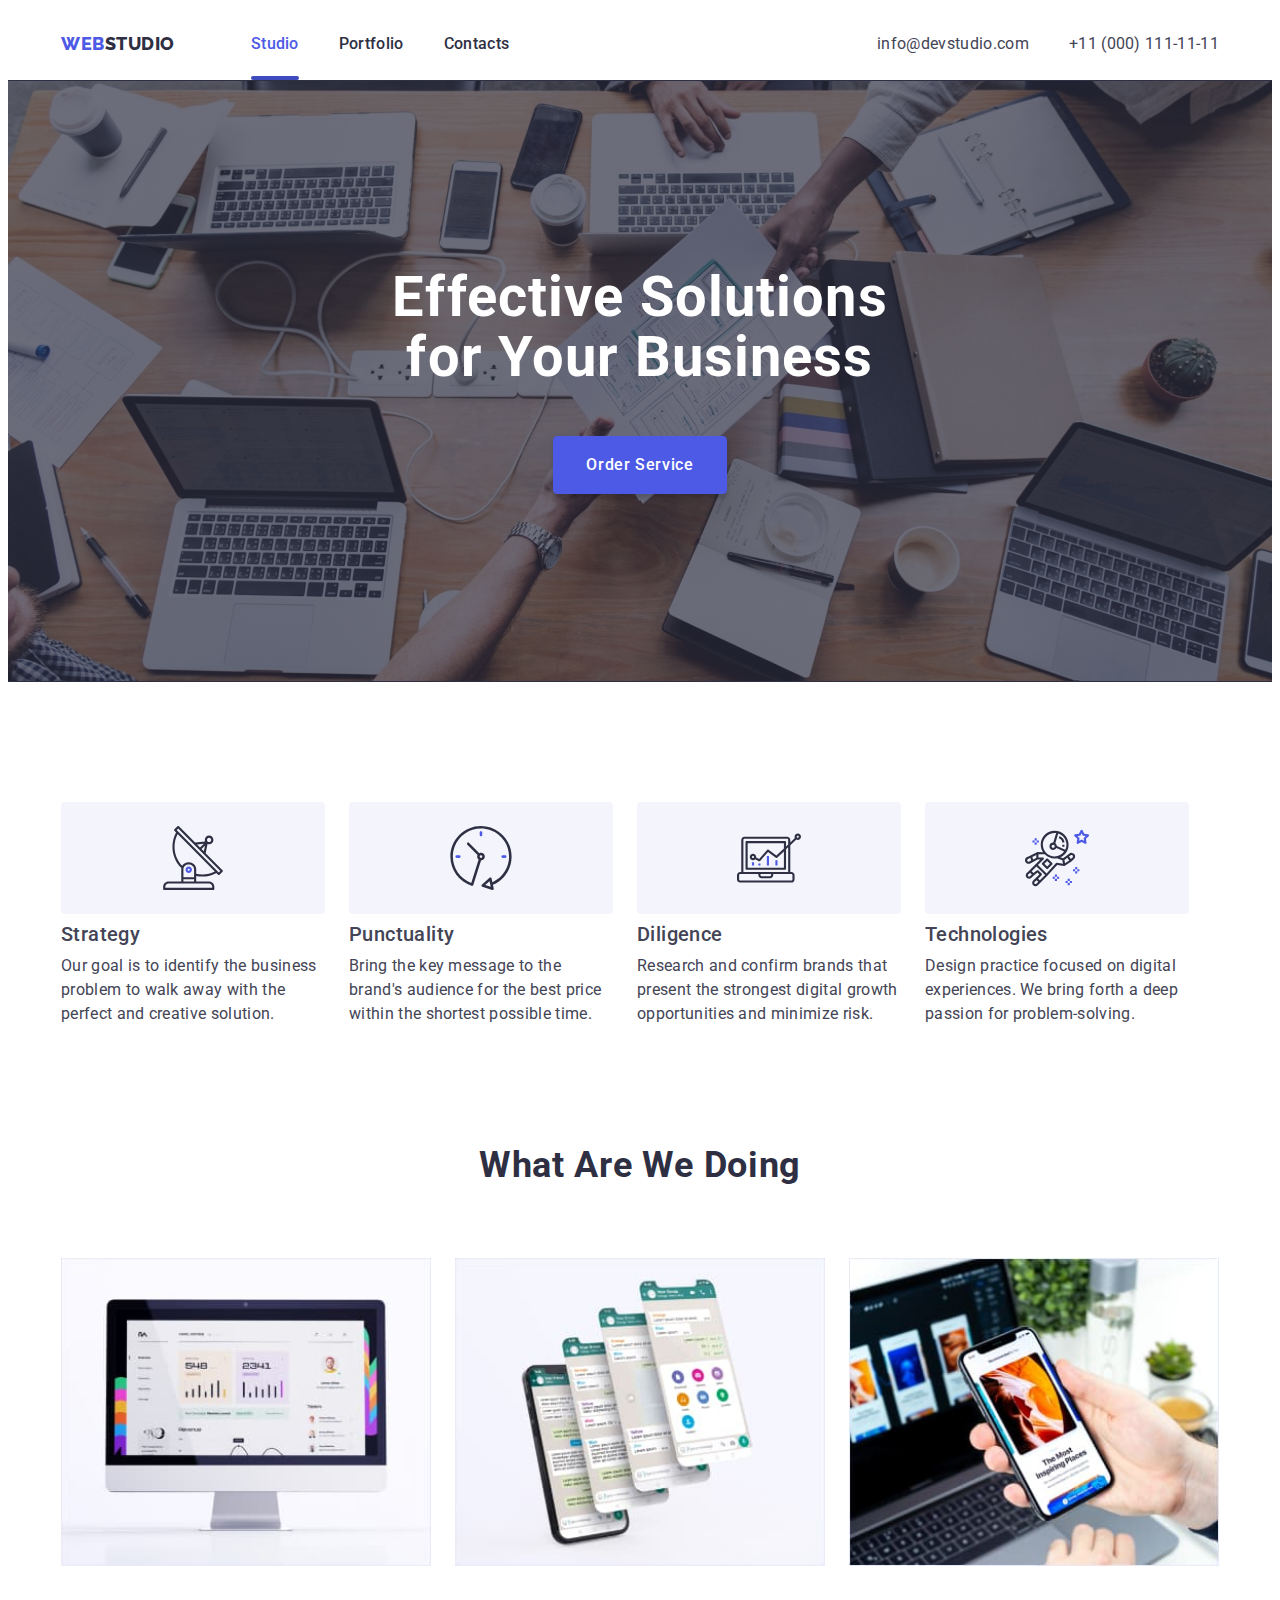
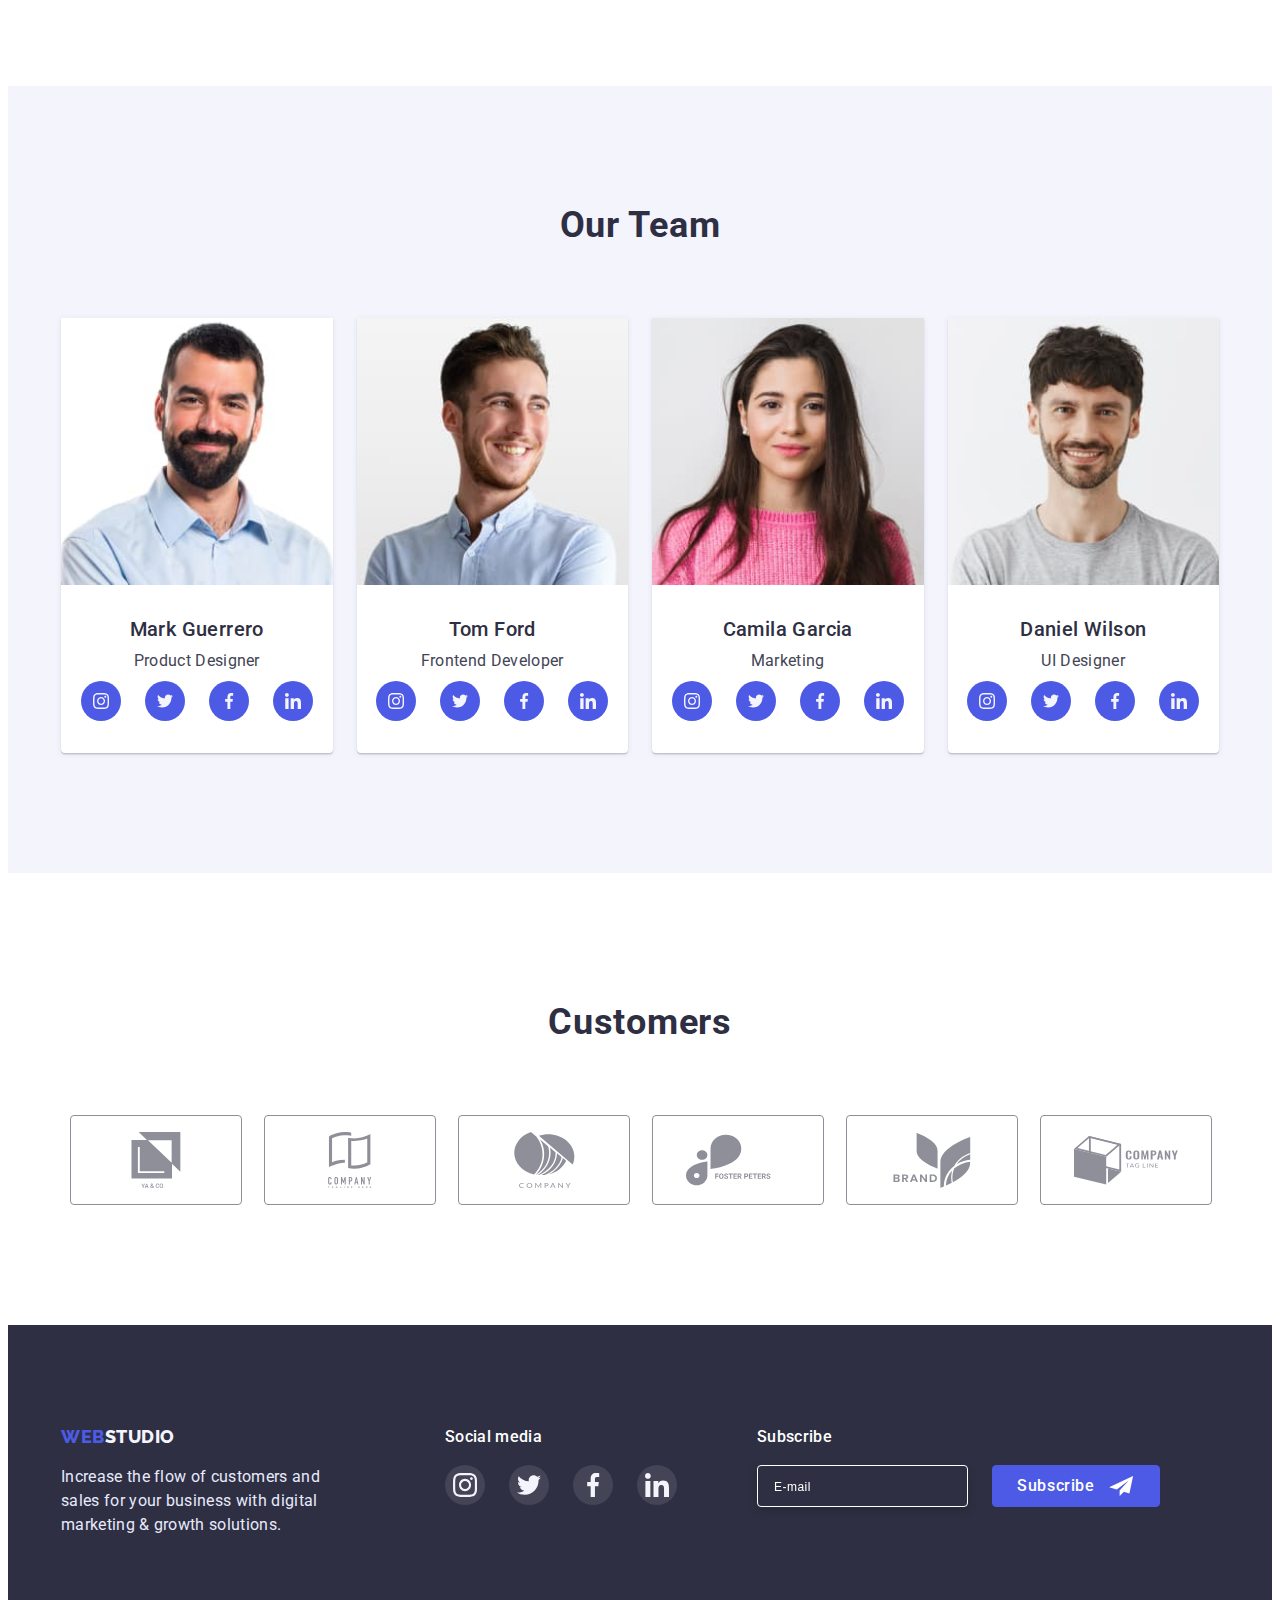
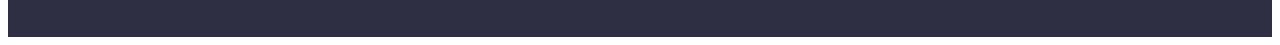
<file: index.html>
<!DOCTYPE html>
<html lang="en">
	<head>
		<meta charset="UTF-8" />
		<meta http-equiv="X-UA-Compatible" content="IE=edge" />
		<meta name="viewport" content="width=device-width, initial-scale=1.0" />
		<title>Студія</title>
		<link
			rel="stylesheet"
			href="https://cdnjs.cloudflare.com/ajax/libs/modern-normalize/1.1.0/modern-normalize.min.css"
			integrity="sha512-wpPYUAdjBVSE4KJnH1VR1HeZfpl1ub8YT/NKx4PuQ5NmX2tKuGu6U/JRp5y+Y8XG2tV+wKQpNHVUX03MfMFn9Q=="
			crossorigin="anonymous"
			referrerpolicy="no-referrer"
		/>
		<link rel="stylesheet" href="./css/styles.css" />
		<link rel="preconnect" href="https://fonts.googleapis.com" />
		<link rel="preconnect" href="https://fonts.gstatic.com" crossorigin />
		<link
			href="https://fonts.googleapis.com/css2?family=Raleway:wght@800&family=Roboto:wght@400;500;700;900&display=swap"
			rel="stylesheet"
		/>
	</head>
	<body>
		<!-- Шапка -->
		<header class="header">
			<div class="container header-blok">
				<nav class="header-navigation">
					<a href="./index.html" class="header-logo logo link"><span>Web</span>Studio</a>
					<ul class="header-list">
						<li class="header-item list"
							><a href="./index.html" class="header-link-open navigation link open active">Studio</a></li
						>
						<li class="header-item list"
							><a href="./portfolio.html" class="header-link-open header-link navigation link">Portfolio</a></li
						>
						<li class="header-item list"
							><a href="" class="header-link-open header-link navigation link">Contacts</a></li
						>
					</ul>
				</nav>

				<address class="header-address">
					<ul class="header-address-list list">
						<li class="header-address-item"
							><a href="mailto:info@devstudio.com" class="header-address-mail link">info@devstudio.com</a></li
						>
						<li class="header-address-item"
							><a href="tel:+110001111111" class="header-address-tel link">+11 (000) 111-11-11</a></li
						>
					</ul>
				</address>
			</div>
		</header>
		<main>
			<!-- Герой -->
			<section class="hero">
				<div class="container">
					<h1 class="hero-title">Effective Solutions for Your Business</h1>
					<button type="button" class="hero-btn btn" data-modal-open>Order Service</button>
				</div>
			</section>
			<!-- Категорії-->
			<section class="section categoris">
				<div class="container">
					<h2 class="visually-hidden categoris-title">Categories</h2>
					<ul class="categoris-list list">
						<li class="categoris-item">
							<div class="categoris-pictures-blok">
								<svg class="categoris-pictures-icon" width="64" height="64">
									<use href="./images/symbol-defs.svg#icon-antenna1"></use>
								</svg>
							</div>
							<h3 class="categoris-heading heading">Strategy</h3>
							<p class="categoris-text text">
								Our goal is to identify the business problem to walk away with the perfect and creative solution.
							</p>
						</li>
						<li class="categoris-item">
							<div class="categoris-pictures-blok">
								<svg class="categoris-pictures-icon" width="64" height="64">
									<use href="./images/symbol-defs.svg#icon-clock1"></use>
								</svg>
							</div>
							<h3 class="categoris-heading heading">Punctuality</h3>
							<p class="categoris-text text">
								Bring the key message to the brand's audience for the best price within the shortest possible time.
							</p>
						</li>
						<li class="categoris-item">
							<div class="categoris-pictures-blok">
								<svg class="categoris-pictures-icon" width="64" height="64">
									<use href="./images/symbol-defs.svg#icon-diagram1"></use>
								</svg>
							</div>

							<h3 class="categoris-heading heading">Diligence</h3>
							<p class="categoris-text text">
								Research and confirm brands that present the strongest digital growth opportunities and minimize risk.
							</p>
						</li>
						<li class="categoris-item">
							<div class="categoris-pictures-blok"
								><svg class="categoris-pictures-icon" width="64" height="64">
									<use href="./images/symbol-defs.svg#icon-astronaut1"></use>
								</svg>
							</div>

							<h3 class="categoris-heading heading">Technologies</h3>
							<p class="categoris-text text">
								Design practice focused on digital experiences. We bring forth a deep passion for problem-solving.
							</p>
						</li>
					</ul>
				</div>
			</section>
			<!-- Продукт компанії -->
			<section class="section product">
				<div class="container">
					<h2 class="product-title">What are we doing</h2>
					<ul class="product-list">
						<li class="product-item list">
							<img src="./images/rectangle71.jpg" alt="monitor" width="360" height="300" />
						</li>
						<li class="product-item list">
							<img src="./images/rectangle71(1).jpg" alt="application on a smartphone " width="360" height="300" />
						</li>
						<li class="product-item list">
							<img src="./images/rectangle71(2).jpg" alt="smartphone in hand" width="360" height="300" />
						</li>
					</ul>
				</div>
			</section>
			<!-- Команда -->
			<section class="section team">
				<div class="container">
					<h2 class="team-title">Our Team</h2>
					<ul class="team-list list">
						<li class="team-item">
							<img src="./images/teamcard1.jpg" alt="team member" width="264" height="260" />
							<div class="team-container">
								<h3 class="team-heading heading">Mark Guerrero</h3>
								<p class="team-text text">Product Designer</p></div
							>
							<ul class="team-social-list list">
								<li class="team-social-item">
									<a href="" class="team-social-link link">
										<svg class="team-social-icon" width="16" height="16">
											<use href="./images/symbol-defs.svg#icon-instagram"></use>
										</svg>
									</a>
								</li>
								<li class="team-social-item">
									<a href="" class="team-social-link link">
										<svg class="team-social-icon" width="16" height="16">
											<use href="./images/symbol-defs.svg#icon-twitter"></use>
										</svg>
									</a>
								</li>
								<li class="team-social-item"
									><a href="" class="team-social-link link">
										<svg class="team-social-icon" width="16" height="16">
											<use href="./images/symbol-defs.svg#icon-facebook"></use>
										</svg> </a
								></li>
								<li class="team-social-item"
									><a href="" class="team-social-link link">
										<svg class="team-social-icon" width="16" height="16">
											<use href="./images/symbol-defs.svg#icon-linkedin"></use>
										</svg> </a
								></li>
							</ul>
						</li>
						<li class="team-item">
							<img src="./images/teamcard2.jpg" alt="team member" width="264" height="260" />
							<div class="team-container">
								<h3 class="team-heading heading">Tom Ford</h3>
								<p class="team-text text">Frontend Developer</p>
								<ul class="team-social-list list">
									<li class="team-social-item">
										<a href="" class="team-social-link link">
											<svg class="team-social-icon" width="16" height="16">
												<use href="./images/symbol-defs.svg#icon-instagram"></use>
											</svg>
										</a>
									</li>
									<li class="team-social-item">
										<a href="" class="team-social-link link">
											<svg class="team-social-icon" width="16" height="16">
												<use href="./images/symbol-defs.svg#icon-twitter"></use>
											</svg>
										</a>
									</li>
									<li class="team-social-item"
										><a href="" class="team-social-link link">
											<svg class="team-social-icon" width="16" height="16">
												<use href="./images/symbol-defs.svg#icon-facebook"></use>
											</svg> </a
									></li>
									<li class="team-social-item"
										><a href="" class="team-social-link link">
											<svg class="team-social-icon" width="16" height="16">
												<use href="./images/symbol-defs.svg#icon-linkedin"></use>
											</svg> </a
									></li>
								</ul>
							</div>
						</li>
						<li class="team-item">
							<img src="./images/teamcard3.jpg" alt="team member" width="264" height="260" />
							<div class="team-container">
								<h3 class="team-heading heading">Camila Garcia</h3>
								<p class="team-text text">Marketing</p>
								<ul class="team-social-list list">
									<li class="team-social-item">
										<a href="" class="team-social-link link">
											<svg class="team-social-icon" width="16" height="16">
												<use href="./images/symbol-defs.svg#icon-instagram"></use>
											</svg>
										</a>
									</li>
									<li class="team-social-item">
										<a href="" class="team-social-link link">
											<svg class="team-social-icon" width="16" height="16">
												<use href="./images/symbol-defs.svg#icon-twitter"></use>
											</svg>
										</a>
									</li>
									<li class="team-social-item"
										><a href="" class="team-social-link link">
											<svg class="team-social-icon" width="16" height="16">
												<use href="./images/symbol-defs.svg#icon-facebook"></use>
											</svg> </a
									></li>
									<li class="team-social-item"
										><a href="" class="team-social-link link">
											<svg class="team-social-icon" width="16" height="16">
												<use href="./images/symbol-defs.svg#icon-linkedin"></use>
											</svg> </a
									></li>
								</ul>
							</div>
						</li>
						<li class="team-item">
							<img src="./images/teamcard4.jpg" alt="team member" width="264" height="260" />
							<div class="team-container">
								<h3 class="team-heading heading">Daniel Wilson</h3>
								<p class="team-text text">UI Designer</p>
								<ul class="team-social-list list">
									<li class="team-social-item">
										<a href="" class="team-social-link link">
											<svg class="team-social-icon" width="16" height="16">
												<use href="./images/symbol-defs.svg#icon-instagram"></use>
											</svg>
										</a>
									</li>
									<li class="team-social-item">
										<a href="" class="team-social-link link">
											<svg class="team-social-icon" width="16" height="16">
												<use href="./images/symbol-defs.svg#icon-twitter"></use>
											</svg>
										</a>
									</li>
									<li class="team-social-item"
										><a href="" class="team-social-link link">
											<svg class="team-social-icon" width="16" height="16">
												<use href="./images/symbol-defs.svg#icon-facebook"></use>
											</svg> </a
									></li>
									<li class="team-social-item"
										><a href="" class="team-social-link link">
											<svg class="team-social-icon" width="16" height="16">
												<use href="./images/symbol-defs.svg#icon-linkedin"></use>
											</svg> </a
									></li> </ul
							></div>
						</li>
					</ul>
				</div>
			</section>
			<section class="customers">
				<div class="container">
					<h2 class="customers-title">Customers</h2
					><ul class="customers-list list">
						<li class="customers-item"
							><a href="#" class="customers-link"
								><svg class="customers-icons" width="104" height="56">
									<use href="./images/symbol-defs.svg#icon-group"></use></svg></a
						></li>
						<li class="customers-item"
							><a href="#" class="customers-link"
								><svg class="customers-icons" width="104" height="56">
									<use href="./images/symbol-defs.svg#icon-group1"></use></svg></a
						></li>
						<li class="customers-item"
							><a href="#" class="customers-link"
								><svg class="customers-icons" width="104" height="56">
									<use href="./images/symbol-defs.svg#icon-group2"></use></svg></a
						></li>
						<li class="customers-item"
							><a href="#" class="customers-link"
								><svg class="customers-icons" width="104" height="56">
									<use href="./images/symbol-defs.svg#icon-group3"></use></svg></a
						></li>
						<li class="customers-item"
							><a href="#" class="customers-link"
								><svg class="customers-icons" width="104" height="56">
									<use href="./images/symbol-defs.svg#icon-group4"></use></svg></a
						></li>
						<li class="customers-item"
							><a href="#" class="customers-link"
								><svg class="customers-icons" width="104" height="56">
									<use href="./images/symbol-defs.svg#icon-group5"></use></svg></a
						></li> </ul
				></div>
			</section>
		</main>
		<!-- Підвал(футер) -->
		<footer class="footer">
			<div class="container footer-div">
				<div class="footer-container">
					<a href="./index.html" class="footer-logo logo link"><span>Web</span>Studio</a>
					<p class="footer-text">
						Increase the flow of customers and sales for your business with digital marketing & growth solutions.
					</p></div
				>
				<div class="footer-social">
					<h2 class="footer-social-title">Social media</h2>
					<ul class="footer-social-list list">
						<li class="footer-social-item">
							<a href="" class="footer-social-link link">
								<svg class="footer-social-icon" width="24" height="24">
									<use href="./images/symbol-defs.svg#icon-instagram"></use>
								</svg>
							</a>
						</li>
						<li class="footer-social-item">
							<a href="" class="footer-social-link link">
								<svg class="footer-social-icon" width="24" height="24">
									<use href="./images/symbol-defs.svg#icon-twitter"></use>
								</svg>
							</a>
						</li>
						<li class="footer-social-item"
							><a href="" class="footer-social-link link">
								<svg class="footer-social-icon" width="24" height="24">
									<use href="./images/symbol-defs.svg#icon-facebook"></use>
								</svg> </a
						></li>
						<li class="footer-social-item"
							><a href="" class="footer-social-link link">
								<svg class="footer-social-icon" width="24" height="24">
									<use href="./images/symbol-defs.svg#icon-linkedin"></use>
								</svg> </a
						></li>
					</ul>
				</div>
				<div class="footer-subscribe">
					<h2 class="footer-subscribe-title">Subscribe</h2>
					<form class="footer-form">
						<input type="email" class="footer-input" name="email" placeholder="E-mail" />
						<div class="subscribe-icon-blok">
							<button type="submit" class="footer-subscribe-btn btn">Subscribe</button>
							<svg class="footer-subscribe-icon" width="24" height="20">
								<use href="./images/symbol-defs.svg#icon-icon-send-1"></use>
							</svg>
						</div>
					</form>
				</div>
			</div>
		</footer>
		<!-- /footer -->
		<div class="backdrop is-hidden" data-modal>
			<div class="modal">
				<button type="button" class="modal-close" data-modal-close>
					<svg class="modal-close-x" width="8" height="8">
						<use href="./images/symbol-defs.svg#icon-Vector4-1"></use>
					</svg>
				</button>
				<h3 class="modal-title">Leave your contacts and we will call you back</h3>
				<form>
					<div class="form-group">
						<label class="form-label">
							<span class="form-label-text">Name</span>
							<span class="input-blok">
								<input type="name" class="modal-input" name="fullname" />
								<svg class="modal-icon" width="12" height="12">
									<use href="./images/symbol-defs.svg#icon-Vector-5-1"></use>
								</svg>
							</span>
						</label>
					</div>
					<div class="form-group">
						<label class="form-label"
							><span class="form-label-text">Phone</span>
							<span class="input-blok">
								<input type="tel" class="modal-input" name="phone" />
								<svg class="modal-icon" width="13" height="13">
									<use href="./images/symbol-defs.svg#icon-Vector-6-1"></use>
								</svg>
							</span>
						</label>
					</div>
					<div class="form-group">
						<label class="form-label"
							><span class="form-label-text">Email</span>
							<span class="input-blok">
								<input type="email" class="modal-input" name="email" />
								<svg class="modal-icon" width="15" height="12">
									<use href="./images/symbol-defs.svg#icon-Vector-7-1"></use>
								</svg>
							</span>
						</label>
					</div>
					<label class="form-label"
						><span class="form-label-text">Comment</span>
						<span class="form-group">
							<textarea name="comment" id="comment" class="modal-textarea" placeholder="Text input"></textarea>
						</span>
					</label>
					<div class="checkbox-blok">
						<input type="checkbox" id="check" class="input-checkbox visually-hidden" name="check" />
						<label for="check" class="lable-checkbox"> I accept the terms and conditions of the Privacy Policy</label>
					</div>
					<button type="submit" class="form-btn btn">Send</button>
				</form>
			</div>
		</div>
		<script src="./js/main.js"></script>
	</body>
</html>
</file>
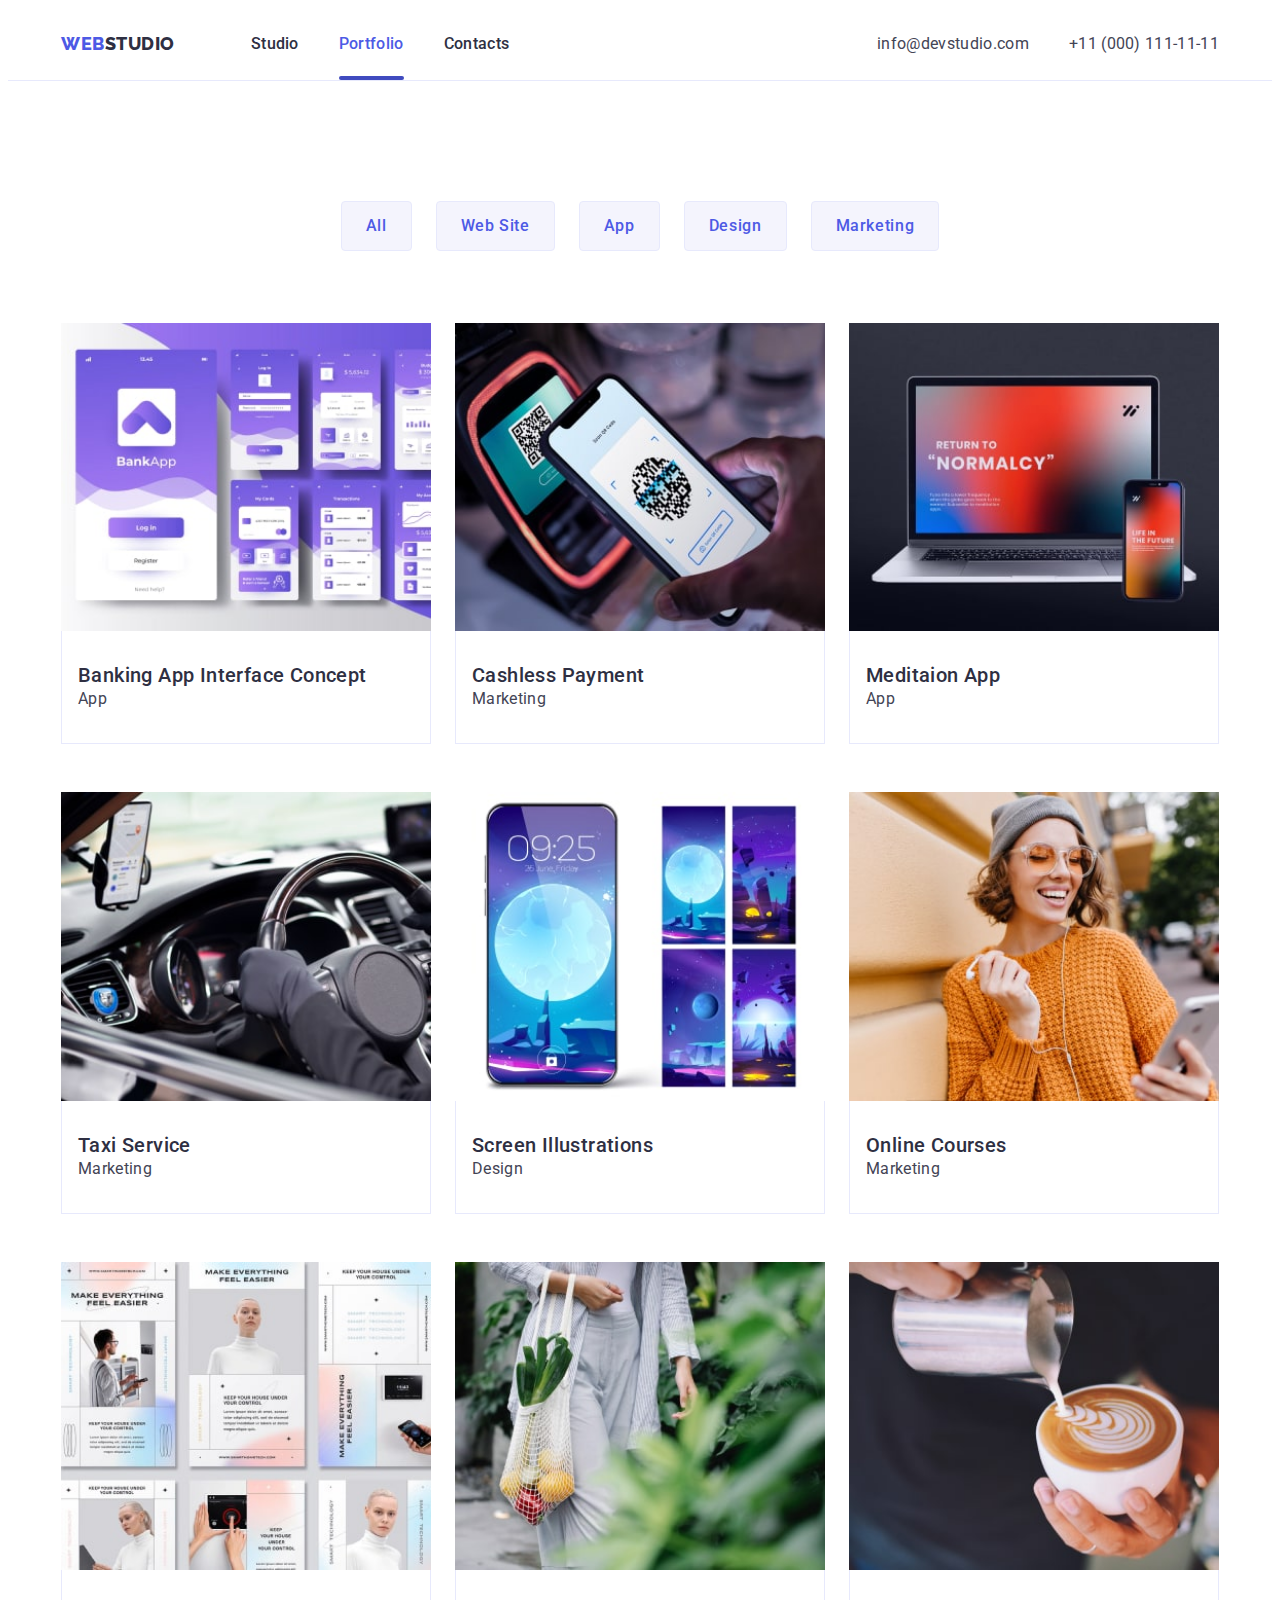
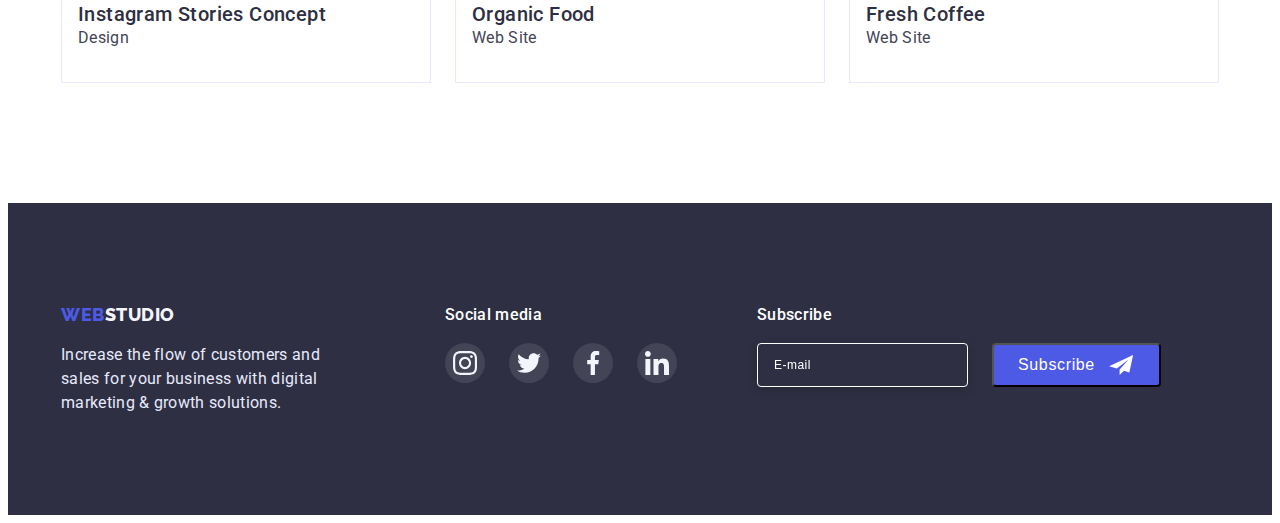
<file: portfolio.html>
<!DOCTYPE html>
<html lang="en">
	<head>
		<meta charset="UTF-8" />
		<meta http-equiv="X-UA-Compatible" content="IE=edge" />
		<meta name="viewport" content="width=device-width, initial-scale=1.0" />
		<title>Portfolio</title>
		<link
			rel="stylesheet"
			href="https://cdnjs.cloudflare.com/ajax/libs/modern-normalize/1.1.0/modern-normalize.min.css"
			integrity="sha512-wpPYUAdjBVSE4KJnH1VR1HeZfpl1ub8YT/NKx4PuQ5NmX2tKuGu6U/JRp5y+Y8XG2tV+wKQpNHVUX03MfMFn9Q=="
			crossorigin="anonymous"
			referrerpolicy="no-referrer"
		/>
		<link rel="stylesheet" href="./css/styles.css" />
		<link rel="preconnect" href="https://fonts.googleapis.com" />
		<link rel="preconnect" href="https://fonts.gstatic.com" crossorigin />
		<link
			href="https://fonts.googleapis.com/css2?family=Raleway:wght@800&family=Roboto:wght@400;500;700;900&display=swap"
			rel="stylesheet"
		/>
	</head>
	<body>
		<!-- Шапка -->
		<header class="header header-style">
			<div class="container header-blok">
				<nav class="header-navigation">
					<a href="./index.html" class="header-logo logo link"><span>Web</span>Studio</a>
					<ul class="header-list">
						<li class="header-item list"
							><a href="./index.html" class="header-link-open header-link navigation link">Studio</a></li
						>
						<li class="header-item list"
							><a href="./portfolio.html" class="header-link-open navigation link open active">Portfolio</a></li
						>
						<li class="header-item list"
							><a href="" class="header-link-open header-link navigation link">Contacts</a></li
						>
					</ul>
				</nav>

				<address class="header-address">
					<ul class="header-address-list list">
						<li class="header-address-item"
							><a href="mailto:info@devstudio.com" class="header-address-mail link">info@devstudio.com</a></li
						>
						<li class="header-address-item"
							><a href="tel:+110001111111" class="header-address-tel link">+11 (000) 111-11-11</a></li
						>
					</ul>
				</address>
			</div>
		</header>
		<main>
			<!-- Кнопки -->
			<section class="section button">
				<div class="container">
					<h1 class="visually-hidden">Portfolio</h1>
					<ul class="button-list">
						<li class="button-item list"><button type="button" class="button-item-btn btn">All</button></li>
						<li class="button-item list"><button type="button" class="button-item-btn btn">Web Site</button></li>
						<li class="button-item list"><button type="button" class="button-item-btn btn">App</button></li>
						<li class="button-item list"><button type="button" class="button-item-btn btn">Design</button></li>
						<li class="button-item list"><button type="button" class="button-item-btn btn">Marketing</button></li>
					</ul>
					<!-- /Кнопки -->
					<ul class="application-list list">
						<li class="application-item">
							<div class="application-box">
								<img src="./images/app1.jpg" alt="application" width="360" height="300" />
								<p class="application-headline"
									>14 Stylish and User-Friendly App Design Concepts · Task Manager App · Calorie Tracker App · Exotic
									Fruit Ecommerce App · Cloud Storage App</p
								>
							</div>
							<div class="application-blok"
								><h2 class="application-heading heading">Banking App Interface Concept</h2>
								<p class="application-text text">App</p></div
							>
						</li>

						<li class="application-item">
							<div class="application-box">
								<img src="./images/app2.jpg" alt="application" width="360" height="300" />
								<p class="application-headline"
									>14 Stylish and User-Friendly App Design Concepts · Task Manager App · Calorie Tracker App · Exotic
									Fruit Ecommerce App · Cloud Storage App</p
								>
							</div>
							<div class="application-blok"
								><h2 class="application-heading heading">Cashless Payment</h2>
								<p class="application-text text">Marketing</p></div
							>
						</li>

						<li class="application-item">
							<div class="application-box">
								<img src="./images/app3.jpg" alt="application" width="360" height="300" />
								<p class="application-headline"
									>14 Stylish and User-Friendly App Design Concepts · Task Manager App · Calorie Tracker App · Exotic
									Fruit Ecommerce App · Cloud Storage App</p
								>
							</div>
							<div class="application-blok"
								><h2 class="application-heading heading">Meditaion App</h2>
								<p class="application-text text">App</p></div
							>
						</li>

						<li class="application-item">
							<div class="application-box">
								<img src="./images/app4.jpg" alt="application" width="360" height="300" />
								<p class="application-headline"
									>14 Stylish and User-Friendly App Design Concepts · Task Manager App · Calorie Tracker App · Exotic
									Fruit Ecommerce App · Cloud Storage App</p
								>
							</div>
							<div class="application-blok"
								><h2 class="application-heading heading">Taxi Service</h2>
								<p class="application-text text">Marketing</p></div
							>
						</li>
						<li class="application-item">
							<div class="application-box">
								<img src="./images/app5.jpg" alt="application" width="360" height="300" />
								<p class="application-headline"
									>14 Stylish and User-Friendly App Design Concepts · Task Manager App · Calorie Tracker App · Exotic
									Fruit Ecommerce App · Cloud Storage App</p
								>
							</div>
							<div class="application-blok"
								><h2 class="application-heading heading">Screen Illustrations</h2>
								<p class="application-text text">Design</p></div
							>
						</li>
						<li class="application-item">
							<div class="application-box">
								<img src="./images/app9.jpg" alt="application" width="360" height="300" />
								<p class="application-headline"
									>14 Stylish and User-Friendly App Design Concepts · Task Manager App · Calorie Tracker App · Exotic
									Fruit Ecommerce App · Cloud Storage App</p
								>
							</div>
							<div class="application-blok"
								><h2 class="application-heading heading">Online Courses</h2>
								<p class="application-text text">Marketing</p></div
							>
						</li>
						<li class="application-item">
							<div class="application-box">
								<img src="./images/app6.jpg" alt="application" width="360" height="300" />
								<p class="application-headline"
									>14 Stylish and User-Friendly App Design Concepts · Task Manager App · Calorie Tracker App · Exotic
									Fruit Ecommerce App · Cloud Storage App</p
								>
							</div>
							<div class="application-blok"
								><h2 class="application-heading heading">Instagram Stories Concept</h2>
								<p class="application-text text">Design</p></div
							>
						</li>
						<li class="application-item">
							<div class="application-box">
								<img src="./images/app7.jpg" alt="application" width="360" height="300" />
								<p class="application-headline"
									>14 Stylish and User-Friendly App Design Concepts · Task Manager App · Calorie Tracker App · Exotic
									Fruit Ecommerce App · Cloud Storage App</p
								>
							</div>
							<div class="application-blok"
								><h2 class="application-heading heading">Organic Food</h2>
								<p class="application-text text">Web Site</p></div
							>
						</li>
						<li class="application-item">
							<div class="application-box">
								<img src="./images/app8.jpg" alt="application" width="360" height="300" />
								<p class="application-headline"
									>14 Stylish and User-Friendly App Design Concepts · Task Manager App · Calorie Tracker App · Exotic
									Fruit Ecommerce App · Cloud Storage App</p
								>
							</div>
							<div class="application-blok"
								><h2 class="application-heading heading">Fresh Coffee</h2>
								<p class="application-text text">Web Site</p></div
							>
						</li>
					</ul>
				</div>
			</section>
		</main>
		<!-- Підвал(футер) -->
		<footer class="footer">
			<div class="container footer-div">
				<div class="footer-container">
					<a href="./index.html" class="footer-logo logo link"><span>Web</span>Studio</a>
					<p class="footer-text">
						Increase the flow of customers and sales for your business with digital marketing & growth solutions.
					</p></div
				>
				<div class="footer-social">
					<h2 class="footer-social-title">Social media</h2>
					<ul class="footer-social-list list">
						<li class="footer-social-item">
							<a href="" class="footer-social-link link">
								<svg class="footer-social-icon" width="24" height="24">
									<use href="./images/symbol-defs.svg#icon-instagram"></use>
								</svg>
							</a>
						</li>
						<li class="footer-social-item">
							<a href="" class="footer-social-link link">
								<svg class="footer-social-icon" width="24" height="24">
									<use href="./images/symbol-defs.svg#icon-twitter"></use>
								</svg>
							</a>
						</li>
						<li class="footer-social-item"
							><a href="" class="footer-social-link link">
								<svg class="footer-social-icon" width="24" height="24">
									<use href="./images/symbol-defs.svg#icon-facebook"></use>
								</svg> </a
						></li>
						<li class="footer-social-item"
							><a href="" class="footer-social-link link">
								<svg class="footer-social-icon" width="24" height="24">
									<use href="./images/symbol-defs.svg#icon-linkedin"></use>
								</svg> </a
						></li>
					</ul>
				</div>
				<div class="footer-subscribe">
					<h2 class="footer-subscribe-title">Subscribe</h2>
					<form class="footer-form">
						<input type="email" class="footer-input" name="email" placeholder="E-mail" />
						<div class="subscribe-icon-blok">
							<button type="submit" class="footer-subscribe-btn">Subscribe</button>
							<svg class="footer-subscribe-icon" width="24" height="20">
								<use href="./images/symbol-defs.svg#icon-icon-send-1"></use>
							</svg>
						</div>
					</form>
				</div>
			</div>
		</footer>
	</body>
</html>
</file>
<file: css/styles.css>
h1,
h2,
h3,
h4,
h5,
h6,
ul,
p,
a {
        margin: 0;
        padding: 0;
}

img {
        display: block;
        width: 100%;
        height: auto;
}

body {
        font-family: 'Roboto', sans-serif;
        font-size: 16px;
        color: #2E2F42;
        background-color: #FFFFFF;
}

:root {
        --text-color: #434455;
        --hover-color-mail-tel-btn: #404BBF;
        --color-body: #2E2F42;
        --color-border-btn-footlogo: #E7E9FC;
        --color-hero-and-background: #FFFFFF;
        --color-background-team-btn: #F4F4FD;
        --color-link-and-btn: #4D5AE5;
        --main-indent: 120px 0;
        --icon-background: #4D5AE5;
        --color-link-customers: #8E8F99;
        --color-background: #FFFFFF;
        --color-background-footer: #31D0AA;
        --color-modal-background: #FCFCFC;

}

.container {
        max-width: 1158px;
        margin: 0 auto;
        padding: 0 15px;
}

.section{
        padding: 120px 0;
}
.list {
        list-style: none;
}

.link {
        text-decoration: none;
}

.open {
        color: var(--color-link-and-btn);
}



.navigation {
        font-weight: 500;
        line-height: 1.5;
        letter-spacing: 0.02em;
}

.logo {
        font-family: 'Raleway', sans-serif;
        font-weight: 800;
        font-size: 18px;
        line-height: 1.33;
        align-items: center;
        letter-spacing: 0.03em;
        text-transform: uppercase;
}

.heading {
        font-weight: 500;
        font-size: 20px;
        line-height: 1.2;
        letter-spacing: 0.02em;
}

.text {
        line-height: 1.5;
        letter-spacing: 0.02em;
}

.btn {
        font-family: inherit;
        font-style: normal;
        font-weight: 500;
        font-size: 16px;
        line-height: 1.5;
        display: flex;
        align-items: center;
        text-align: center;
        letter-spacing: 0.04em;
        color: var(--color-link-and-btn);
        background: var(--color-background-team-btn);
        border: 1px solid var(--color-link-and-btn);
        border-radius: 4px;
        cursor: pointer;
}

.visually-hidden {
        position: absolute;
        width: 1px;
        height: 1px;
        margin: -1px;
        border: 0;
        padding: 0;
        white-space: nowrap;
        clip-path: inset(100%);
        clip: rect(0 0 0 0);
        overflow: hidden;
}


/* Шапка */

.header {}

.header-style {
        border-bottom: 1px solid var(--color-border-btn-footlogo);
}

.header-blok {
        display: flex;
        flex-wrap: wrap;
        justify-content: space-between;
        align-content: center;
        padding: 24px 0;
}

.header-navigation {
        display: flex;
}

.header-logo {
        color: var(--color-body);
}

.header-logo span {
        color: var(--color-link-and-btn);
}

.header-list {
        max-width: 261px;
        display: flex;
        flex-wrap: wrap;
        gap: 40px;
        margin-left: 76px;
}


.header-item {

}

.header-link-open{
        position: relative;
} 

.header-link-open.active::after{
        content: "";
        width: 100%;
        height: 4px;
        position: absolute;
        left: 0px;
        bottom: -27px;
        background-color: var(--hover-color-mail-tel-btn);
        border-radius: 2px;
}


.header-link {
        color: var(--color-body);
        transition: color 250ms cubic-bezier(0.4, 0, 0.2, 1);
}



.header-link:hover,
.header-link:focus {
        color: var(--color-link-and-btn)
}


.header-address {
        font-style: normal;
}

.header-address-list {
        display: flex;
        flex-wrap: wrap;
        gap: 40px;
}

.header-address-item {}

.header-address-mail {
        line-height: 1.5;
        letter-spacing: 0.02em;
        color: var(--text-color);
        transition: color 250ms cubic-bezier(0.4, 0, 0.2, 1);
}

.header-address-mail:hover,
.header-address-mail:focus {
        color: var(--hover-color-mail-tel-btn);
}

.header-address-tel {
        line-height: 1.5;
        letter-spacing: 0.02em;
        color: var(--text-color);
        transition: color 250ms cubic-bezier(0.4, 0, 0.2, 1);
}

.header-address-tel:hover,
.header-address-tel:focus {
        color: var(--hover-color-mail-tel-btn);
}

/* /Шапка */

/* Герой */

.hero {
        max-width: 1440px;
        margin: 0 auto;
        background-image:linear-gradient(rgba(46, 47, 66, 0.7),rgba(46, 47, 66, 0.7)), url(../images/people-office.jpg);
        background-repeat: no-repeat;
        background-position: center;
        background-color: var(--color-body);
        padding: 188px 0;
}

.hero-title {
        max-width: 496px;
        margin: 0 auto;
        font-size: 56px;
        line-height: 1.07;
        text-align: center;
        letter-spacing: 0.02em;
        color: var(--color-hero-and-background);
        margin-bottom: 48px;

}

.hero-btn {
        display: block;
        margin: 0 auto;
        letter-spacing: 0.04em;
        color: var(--color-hero-and-background);
        background: var(--color-link-and-btn);
        box-shadow: 0px 4px 4px rgba(0, 0, 0, 0.15);
        border-radius: 4px;
        cursor: pointer;
        padding: 16px 32px;
        min-width: 169px;
        min-height: 56px;
        transition: background 250ms cubic-bezier(0.4, 0, 0.2, 1), box-shadow 250ms cubic-bezier(0.4, 0, 0.2, 1);
}

.hero-btn:hover,
.hero-btn:focus {
        background: var(--hover-color-mail-tel-btn);
        box-shadow: 0px 4px 4px rgba(0, 0, 0, 0.15);
        border-radius: 4px;
}

/* /Герой */


/* Категорії */

.categoris {}

.categoris-title {}

.categoris-list {
        display: flex;
        flex-wrap: wrap;
        gap: 24px;
}

.categoris-item { 
        max-width: 264px;
        max-height: 224px;
        flex-basis: calc((100% - 72px) / 4);
}

.categoris-pictures-blok{
        display: flex;
        justify-content: center;
        padding: 24px 10px;  
        background: var(--color-background-team-btn);
        border-radius: 4px;
} 


.categoris-pictures-icon{
}

.categoris-heading {
        color: var(--text-color);
        margin: 8px 0;
}


.categoris-text {
        color: var(--text-color);
}

/* /Категорії */

/* Продукт */

.product {
        padding-top: 0;
}

.product-title {
        font-size: 36px;
        line-height: 1.11;
        text-align: center;
        letter-spacing: 0.02em;
        text-transform: capitalize;
}

.product-list {
        margin-top: 72px;
        display: flex;
        flex-wrap: wrap;
        gap: 24px;
}

.product-item {
        flex-basis: calc((100% - 48px) / 3);
}



/* /Продукт */

/* Команда */

.team {
        background: var(--color-background-team-btn);

}

.team-title {
        font-size: 36px;
        line-height: 1.11;
        text-align: center;
        letter-spacing: 0.02em;
        text-transform: capitalize;
}

.team-list {
        margin-top: 72px;
        display: flex;
        flex-wrap: wrap;
        gap: 24px;
}

.team-item {
        min-width: 264px;
        flex-basis: calc((100% - 72px) / 4);
        background: var(--color-hero-and-background);
        box-shadow: 0px 1px 6px rgba(46, 47, 66, 0.08), 0px 1px 1px rgba(46, 47, 66, 0.16), 0px 2px 1px rgba(46, 47, 66, 0.08);
        border-radius: 0px 0px 4px 4px;
}

.team-social-list {
        display: flex;
        justify-content: center;
        gap: 24px;
        padding-bottom: 32px;
}


.team-social-item {
        width: 40px;
        height: 40px;
}

.team-social-link {
        display: flex;
        justify-content: center;
        align-items: center;
        width: 100%;
        height: 100%;
        border-radius: 50%;
        color: var(--color-background-team-btn);
        background-color: var(--icon-background);
        transition: background-color 250ms cubic-bezier(0.4, 0, 0.2, 1);
}

.team-social-link:hover{
       background-color: var(--hover-color-mail-tel-btn);
}

.team-social-icon {
        fill:currentColor;
}



.team-container {
        padding: 32px 16px;
        padding-bottom: 0;

}



.team-heading {
        font-weight: 500;
        font-size: 20px;
        line-height: 1.2;
        text-align: center;
        letter-spacing: 0.02em;
        margin-bottom: 8px;

}

.team-text {
        text-align: center;
        color: var(--text-color);
        margin-bottom: 8px;
}


/* /Команда */

/*  */

.customers {
        padding: 130px 0 120px;
}


.customers-title {
        font-size: 36px;
        line-height: 1.11;
        text-align: center;
        letter-spacing: 0.02em;
        text-transform: capitalize;
        margin-bottom: 72px;
}

.customers-list {
        display: flex;
        justify-content: center;
        align-items: center;
        gap: 24px;

}

.customers-item {
}

.customers-link{
        width: 100%;
        height: 100%;
        display: flex;
        align-items: center;
        justify-content: center;
        color: var(--color-link-customers);
        border-radius: 4px;
        border: 1px solid var(--color-link-customers);
        transition: color 250ms cubic-bezier(0.4, 0, 0.2, 1), border-color 250ms cubic-bezier(0.4, 0, 0.2, 1);

}

.customers-link:is(:hover, :focus){
        color: var(--hover-color-mail-tel-btn);
        border-color: var(--hover-color-mail-tel-btn);
}
        
.customers-icons{
        width: 104px;
        height: 56px;
        margin: 16px 32px;
        fill: currentColor;
}

.customers-icons:is(:hover, :focus){
        fill: currentColor;
}


/* / */

/* Кнопки */

.button {}

.button-title {}

.button-list {
        display: flex;
        flex-direction: row;
        justify-content: center;
        gap: 24px;
        margin-bottom: 72px;
}

.button-item {
        display: block;
}


.button-item-btn {
        font-family: inherit;
        padding: 12px 24px;
        border: 1px solid var(--color-border-btn-footlogo);
        border-radius: 4px;
        transition: color 250ms cubic-bezier(0.4, 0, 0.2, 1), background 250ms cubic-bezier(0.4, 0, 0.2, 1), box-shadow 250ms cubic-bezier(0.4, 0, 0.2, 1);     
}

.button-item-btn:hover,
.button-item-btn:focus {
        color: var(--color-hero-and-background);
        background: var(--hover-color-mail-tel-btn);
        box-shadow: 0px 3px 1px rgba(0, 0, 0, 0.1),
                0px 2px 1px rgba(0, 0, 0, 0.08),
                0px 2px 2px rgba(0, 0, 0, 0.12);
        border-radius: 4px;
}

/* /Кнопки */


.application-list {
        display: flex;
        flex-wrap: wrap;
        gap: 48px 24px;
}

.application-item {
        flex-basis: calc((100% - 48px) / 3);

}


.application-item:is(:hover, :focus) .application-headline{
        transform: translateY(0);
}


.application-box{
        position: relative;
        overflow: hidden;
}

.application-headline{
        font-size: 16px;
        line-height: 1.5;
        letter-spacing: 0.02em;
        color: var(--color-background-team-btn);
        padding: 40px 32px 20px;
        background: var(--color-link-and-btn);
        position: absolute;
        overflow: auto;
        width: 100%;
        height: 100%;
        top: 0;
        left: 0;
        transform: translateY(100%);
        transition: transform 250ms cubic-bezier(0.4, 0, 0.2, 1);
}




.application-item:hover{
        box-shadow: 0px 1px 6px rgba(46, 47, 66, 0.08), 0px 1px 1px rgba(46, 47, 66, 0.16), 0px 2px 1px rgba(46, 47, 66, 0.08);
}

.application-blok {
        padding: 32px 16px;
        background: var(--color-background);
        border: 1px solid var(--color-border-btn-footlogo);
        border-top: none;
}


.application-heading {}

.application-text {
        color: var(--text-color);

}

/* Футер */



.footer {
        background: var(--color-body);
        padding: 100px 0;

}
.footer-div{
        display: flex;
}

.footer-container {
}

.footer-logo {
        color: var(--color-background-team-btn);
}

.footer-logo span {
        color: var(--color-link-and-btn);
}

.footer-text {
        margin-top: 16px;
        max-width: 264px;
        line-height: 1.5;
        letter-spacing: 0.02em;
        color: var(--color-border-btn-footlogo);
}

.footer-social {
        margin-left: 120px;

}

.footer-social-title {
        color: var(--color-hero-and-background);
        font-weight: 500;
        font-size: 16px;
        line-height: 1.5;
        letter-spacing: 0.02em;
        margin-bottom: 16px;
}

.footer-social-list {
        display: flex;
        gap: 24px;
}

.footer-social-item {
        width: 40px;
        height: 40px;
        background: rgba(255, 255, 255, 0.1);
        border-radius: 50%;
        transition: background 250ms cubic-bezier(0.4, 0, 0.2, 1);
}

.footer-social-item:is(:hover, :focus){
        background: var(--color-background-footer);
}


.footer-social-link {
        display: flex;
        justify-content: center;
        align-items: center;
        width: 100%;
        height: 100%;
        color: var(--color-background-team-btn);
        
}

.footer-social-icon {
        fill: currentColor;
}

.footer-subscribe{
        margin-left: 80px;
}

.footer-subscribe-title{
        font-weight: 500;
        font-size: 16px;
        line-height: 1.5;
        letter-spacing: 0.02em;
        color: var(--color-hero-and-background);  
        margin-bottom: 16px;    
}

.footer-form{
        display: flex;
}

.footer-input{
        border: 1px solid #FFFFFF;
        outline: none;
        color: var(--color-background);
        filter: drop-shadow(0px 4px 4px rgba(0, 0, 0, 0.15));
        border-radius: 4px;
        background: var(--color-body);
        margin-right: 24px;
        padding: 8px 16px;
}

.footer-input::placeholder{
        font-weight: 400;
        font-size: 12px;
        line-height: 2.0;
        display: flex;
        align-items: center;
        letter-spacing: 0.04em;
        color: var(--color-background);
}

.subscribe-icon-blok{
        position: relative;
}

.footer-subscribe-btn{
        font-weight: 500;
        font-size: 16px;
        line-height: 1.5;
        display: flex;
        align-items: center;
        text-align: center;
        letter-spacing: 0.04em;
        color: var(--color-background);
        padding: 8px 64px 8px 24px;
        background: var(--color-link-and-btn);
        border-radius: 4px;
}

.footer-subscribe-icon{
        position: absolute;
        top: 50%;
        left: 117px;
        transform: translateY(-50%);
}




/* /Футер */

.backdrop{
        width: 100%;
        height: 100%;
        background: rgba(46, 47, 66, 0.4);
        position: fixed;
        top: 0;
        left: 0;
        transition: opacity 250ms cubic-bezier(0.4, 0, 0.2, 1), visibility 250ms cubic-bezier(0.4, 0, 0.2, 1);

}

.modal{
        max-width: 408px;
        width: 100%;
        min-height: 576px;
        padding: 24px;
        position: absolute;
        top: 50%;
        left: 50%;
        transform: translate(-50%, -50%) scale(1);
        transition: transform 500ms;
        background: var(--color-modal-background);
        box-shadow: 0px 1px 1px rgba(0, 0, 0, 0.14), 0px 1px 3px rgba(0, 0, 0, 0.12), 0px 2px 1px rgba(0, 0, 0, 0.2);
        border-radius: 4px;
}


.modal-close{
        width: 24px;
        height: 24px;
        display: block;
        margin-left: auto;
        background: var(--color-border-btn-footlogo);
        border-radius: 50%;
        border: 1px solid rgba(0, 0, 0, 0.1);
}

.modal-close-x{
        width: 100%;
        height: 100%;
}

.backdrop.is-hidden .modal{
        transform: translate(-50%, -50%) scale(0.2);
}  


.is-hidden{
        opacity: 0;
        visibility: hidden;
        pointer-events: none;      
}

.modal-title{
        font-weight: 500;
        font-size: 16px;
        line-height: 1.5;
        text-align: center;
        letter-spacing: 0.02em;
        color: var(--color-body);
        margin-top: 24px;
        margin-bottom: 16px;      
}

.modal-input{
        width: 100%;
        border: 1px solid rgba(46, 47, 66, 0.4);
        border-radius: 4px;
        padding: 11px 38px;
        outline: transparent;
}
.modal-input:focus{
        border: 1px solid var(--color-link-and-btn);
        border-radius: 4px;
}

.modal-input:focus + .modal-icon{
        fill: var(--hover-color-mail-tel-btn)  
}

.form-label{
        display: block;
        margin-bottom: 8px;
}

.form-label-text{
        display: block;
        font-size: 12px;
        line-height: 1.17;
        letter-spacing: 0.01em;
        color: var(--color-link-customers);
        margin-bottom: 4px;
}

.modal-textarea{
        display: block;
        width: 100%;
        min-height: 120px;
        background: var(--color-modal-background);
        border-radius: 4px;
        border: 1px solid rgba(46, 47, 66, 0.4);
        padding: 8px 16px;
        margin-bottom: 16px;
        outline: transparent;
        resize: none;
}

.modal-textarea:focus{
        border: 1px solid var(--color-link-and-btn);
}


.modal-icon{
        position: absolute;
        left: 19px;
        top: 50%;
        transform: translateY(-50%);
}

.input-blok{
        display: block;
        position: relative;
}

.input-checkbox:checked + .lable-checkbox::before{
        background-color: var(--hover-color-mail-tel-btn);
        background-image: url(../images/Vector8.svg);
        background-repeat: no-repeat;
        background-position: center;
}

.lable-checkbox{
        display: flex;
        width: 100%;
        height: 16px;
        font-weight: 400;
        font-size: 12px;
        line-height: 1.17;
        letter-spacing: 0.04em;
        color: var(--color-link-customers);
}

.lable-checkbox::before{
        content: "";
        width: 16px;
        height: 16px;
        border: 1px solid rgba(46, 47, 66, 0.4);
        border-radius: 2px;
        margin-right: 8px;
}

.checkbox-blok{
        position: relative;
}

.form-btn{
        display: block;
        margin: 0 auto;
        letter-spacing: 0.04em;
        color: var(--color-hero-and-background);
        background: var(--color-link-and-btn);
        box-shadow: 0px 4px 4px rgba(0, 0, 0, 0.15);
        border-radius: 4px;
        cursor: pointer;
        padding: 16px 32px;
        min-width: 169px;
        min-height: 56px;
        margin-top: 24px;
        transition: background 250ms cubic-bezier(0.4, 0, 0.2, 1), box-shadow 250ms cubic-bezier(0.4, 0, 0.2, 1);
}
</file>
